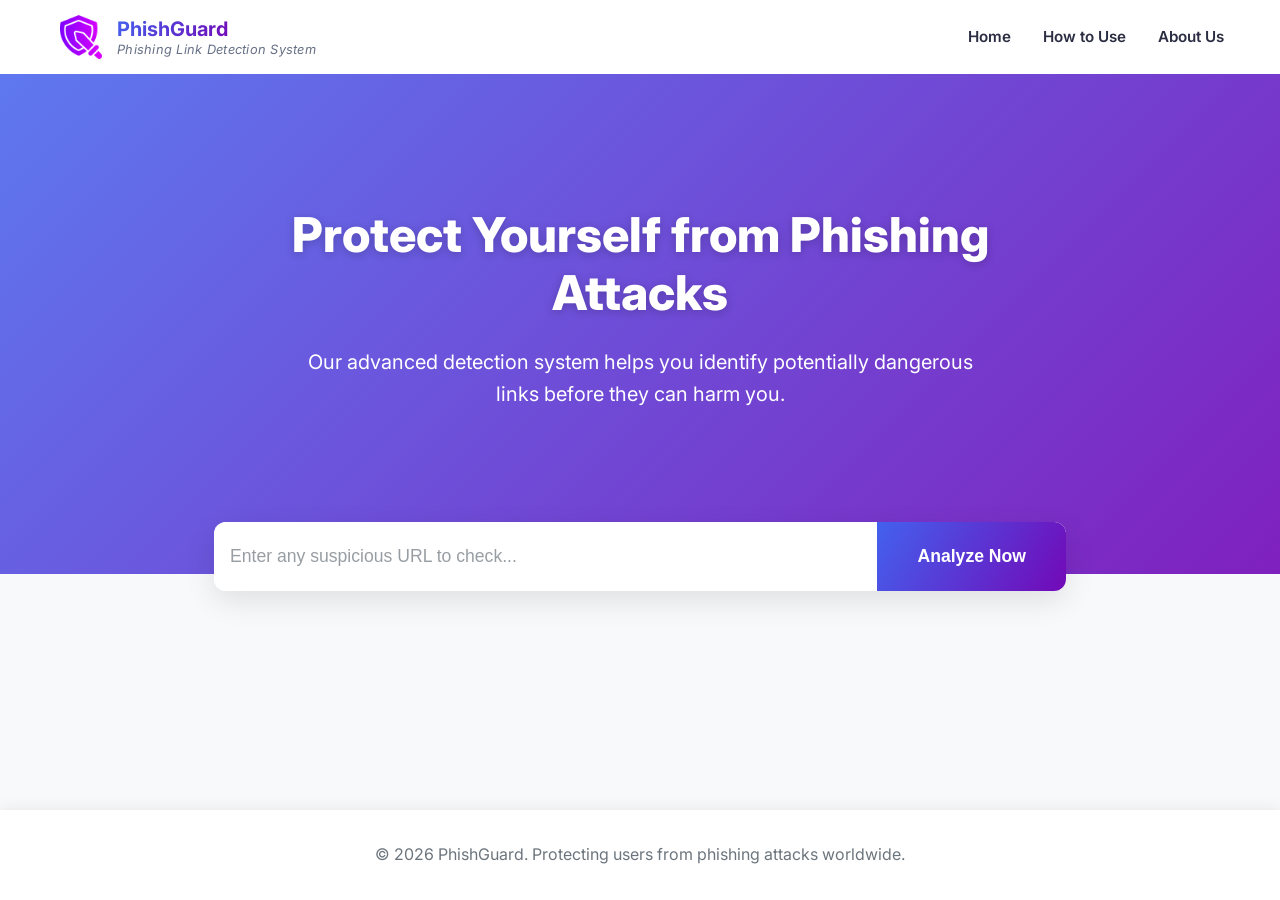
<file: index.html>
<!DOCTYPE html>
<html lang="en">
<head>
    <meta charset="UTF-8">
    <meta name="viewport" content="width=device-width, initial-scale=1.0">
    <title>Phishing Link Detector | PhishGuard</title>
    <link rel="stylesheet" href="/index.css">
    <link rel="icon" type="image/png" href="rpg-game.png">
</head>
<body>
    <header class="header">
        <a class="logo" href="/" aria-label="PhishGuard home">
            <img src="/rpg-game.png" class="logo-image" alt="PhishGuard logo">
            <span class="brand-copy">
                <span class="logo-text">PhishGuard</span>
                <span class="brand-subtitle">Phishing Link Detection System</span>
            </span>
        </a>
        <!-- Visible on desktop -->
    <nav class="site-nav desktop-nav" aria-label="Main navigation">
        <a class="nav-link" href="index.html">Home</a>
        <a class="nav-link" href="how-to-use.html">How to Use</a>
        <a class="nav-link" href="about-us.html">About Us</a>
    </nav>

<!-- Visible on mobile -->
    <nav class="mobile-nav" aria-label="Mobile navigation">
        <a class="nav-link" href="index.html">Home</a>

        <details class="mobile-menu">
            <summary aria-label="Open more pages menu">
                <span class="menu-arrow" aria-hidden="true"></span>
            </summary>
            <div class="mobile-dropdown">
                <a href="how-to-use.html">How to Use</a>
                <a href="about-us.html">About Us</a>
            </div>
        </details>
    </nav>
    </header>

    <main>
        <section class="hero">
            <div class="video-container" aria-hidden="true">
                <video class="video-background" autoplay muted loop playsinline>
                    <source src="/video.mp4" type="video/mp4">
                    Your browser does not support the video tag.
                </video>
                <div class="overlay"></div>
            </div>
            <div class="hero-content">
                <h1>Protect Yourself from Phishing Attacks</h1>
                <p>Our advanced detection system helps you identify potentially dangerous links before they can harm you.</p>
            </div>
        </section>

        <section class="input-container" aria-label="Check a suspicious link">
            <div class="input-group">
                
                <input type="url" id="urlInput" placeholder="Enter any suspicious URL to check..." required>
                <img src="/cross.png" class="input-icon" alt="" aria-hidden="true">
                <button id="analyzeBtn" type="button">Analyze Now</button>
            </div>
            <div id="result" class="result hidden" aria-live="polite"></div>
            <div id="loader" class="loader hidden" role="status" aria-label="Analyzing link"></div>
        </section>
    </main>




    
    <footer>
        <p>© <span id="currentYear"></span> PhishGuard. Protecting users from phishing attacks worldwide.</p>
    </footer>
    <script src="/index.js"></script>
</body>
</html>
</file>
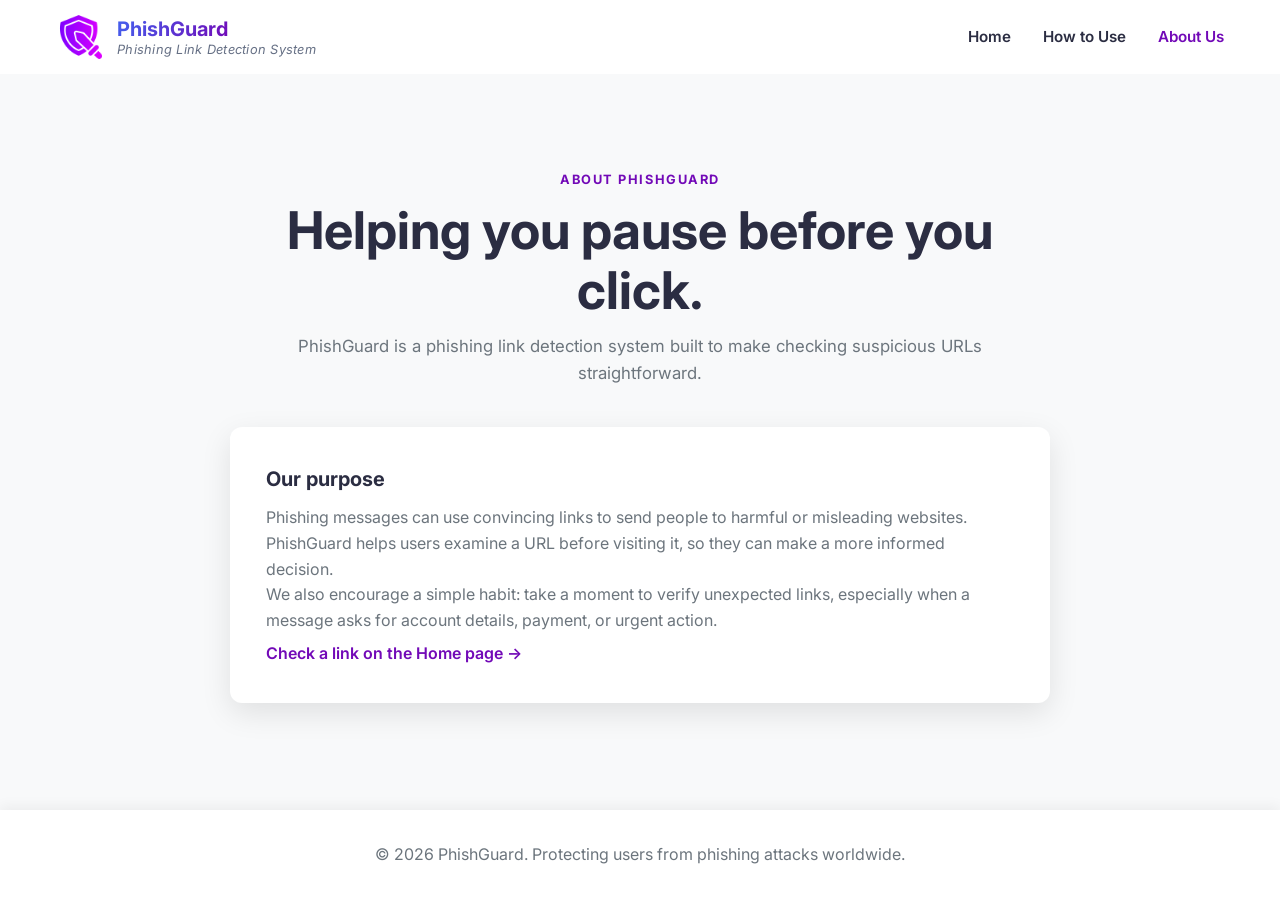
<file: about-us.html>
<!DOCTYPE html>
<html lang="en">
<head>
    <meta charset="UTF-8">
    <meta name="viewport" content="width=device-width, initial-scale=1.0">
    <title>About Us | PhishGuard</title>
    <link rel="stylesheet" href="/index.css">
</head>
<body>
    <header class="header">
        <a class="logo" href="/" aria-label="PhishGuard home">
            <img src="/rpg-game.png" class="logo-image" alt="PhishGuard logo">
            <span class="brand-copy">
                <span class="logo-text">PhishGuard</span>
                <span class="brand-subtitle">Phishing Link Detection System</span>
            </span>
        </a>
        <nav class="site-nav" aria-label="Main navigation">
            <a class="nav-link" href="/">Home</a>
            <a class="nav-link" href="/how-to-use.html">How to Use</a>
            <a class="nav-link active" href="/about-us.html" aria-current="page">About Us</a>
        </nav>
    </header>

    <main class="content-page about-page">
        <section class="page-heading">
            <p class="eyebrow">About PhishGuard</p>
            <h1>Helping you pause before you click.</h1>
            <p>PhishGuard is a phishing link detection system built to make checking suspicious URLs straightforward.</p>
        </section>

        <section class="about-card">
            <h2>Our purpose</h2>
            <p>Phishing messages can use convincing links to send people to harmful or misleading websites. PhishGuard helps users examine a URL before visiting it, so they can make a more informed decision.</p>
            <p>We also encourage a simple habit: take a moment to verify unexpected links, especially when a message asks for account details, payment, or urgent action.</p>
            <a href="/" class="page-action">Check a link on the Home page →</a>
        </section>
    </main>

    <footer>
        <p>© <span id="currentYear">2026</span> PhishGuard. Protecting users from phishing attacks worldwide.</p>
    </footer>
</body>
</html>
</file>
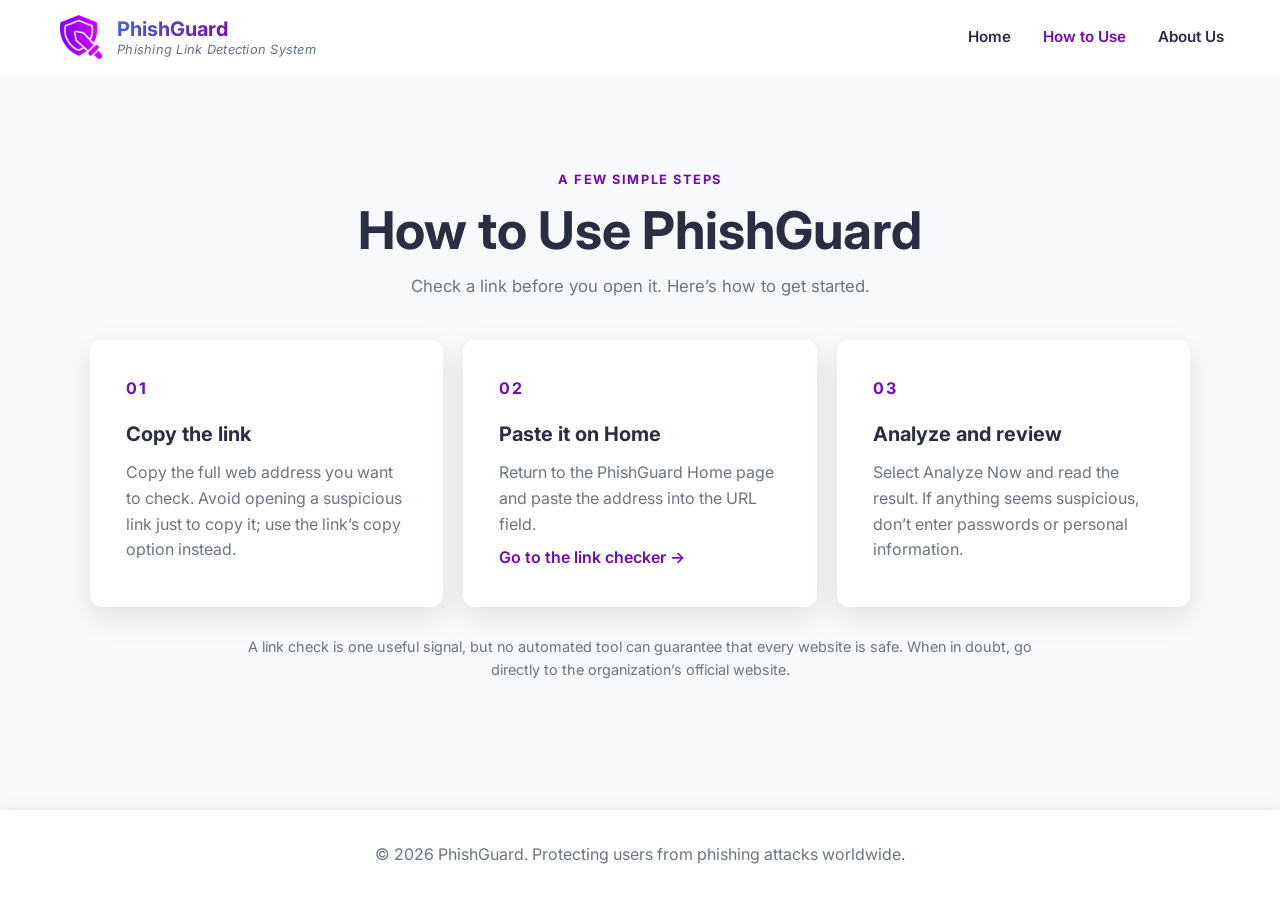
<file: how-to-use.html>
<!DOCTYPE html>
<html lang="en">
<head>
    <meta charset="UTF-8">
    <meta name="viewport" content="width=device-width, initial-scale=1.0">
    <title>How to Use | PhishGuard</title>
    <link rel="stylesheet" href="/index.css">
</head>
<body>
    <header class="header">
        <a class="logo" href="/" aria-label="PhishGuard home">
            <img src="/rpg-game.png" class="logo-image" alt="PhishGuard logo">
            <span class="brand-copy">
                <span class="logo-text">PhishGuard</span>
                <span class="brand-subtitle">Phishing Link Detection System</span>
            </span>
        </a>
        <nav class="site-nav" aria-label="Main navigation">
            <a class="nav-link" href="/">Home</a>
            <a class="nav-link active" href="/how-to-use.html" aria-current="page">How to Use</a>
            <a class="nav-link" href="/about-us.html">About Us</a>
        </nav>
    </header>

    <main class="content-page">
        <section class="page-heading">
            <p class="eyebrow">A few simple steps</p>
            <h1>How to Use PhishGuard</h1>
            <p>Check a link before you open it. Here’s how to get started.</p>
        </section>

        <section class="steps" aria-label="Steps to check a link">
            <article class="step-card">
                <span class="step-number">01</span>
                <h2>Copy the link</h2>
                <p>Copy the full web address you want to check. Avoid opening a suspicious link just to copy it; use the link’s copy option instead.</p>
            </article>
            <article class="step-card">
                <span class="step-number">02</span>
                <h2>Paste it on Home</h2>
                <p>Return to the PhishGuard Home page and paste the address into the URL field.</p>
                <a href="/" class="page-action">Go to the link checker →</a>
            </article>
            <article class="step-card">
                <span class="step-number">03</span>
                <h2>Analyze and review</h2>
                <p>Select Analyze Now and read the result. If anything seems suspicious, don’t enter passwords or personal information.</p>
            </article>
        </section>

        <p class="page-note">A link check is one useful signal, but no automated tool can guarantee that every website is safe. When in doubt, go directly to the organization’s official website.</p>
    </main>

    <footer>
        <p>© <span id="currentYear">2026</span> PhishGuard. Protecting users from phishing attacks worldwide.</p>
    </footer>
</body>
</html>
</file>
<file: index.css>
/* Global Reset & Fonts */
@import url('https://fonts.googleapis.com/css2?family=Inter:wght@300;400;500;600;700&display=swap');

:root {
    --primary-color: #4361ee;
    --primary-dark: #3a56d4;
    --secondary-color: #ff6b6b;
    --accent-color: #7209b7;
    --text-color: #2b2d42;
    --text-light: #6c757d;
    --bg-color: #f8f9fa;
    --bg-dark: #e9ecef;
    --success-color: #52b788;
    --warning-color: #ffb703;
    --danger-color: #e63946;
    --border-radius: 12px;
    --box-shadow: 0 10px 30px rgba(0, 0, 0, 0.1);
    --gradient: linear-gradient(120deg, var(--primary-color), var(--accent-color));
}

* {
    margin: 0;
    padding: 0;
    box-sizing: border-box;
}

body {
    font-family: 'Inter', sans-serif;
    background-color: var(--bg-color);
    color: var(--text-color);
    line-height: 1.6;
    overflow-x: hidden;
}

/* Header Styles */
.header {
    padding: 0.75rem 2rem;
    display: flex;
    justify-content: center;
}

.logo {
    display: flex;
    flex-direction: column;
    align-items: center;
    gap: 0.25rem;
    text-align: center;
}

.logo-image {
    width: 50px;
    height: 50px;
    object-fit: contain;
    display: block;
}

.logo-text {
    font-weight: 700;
    font-size: 1.25rem;
    background: var(--gradient);
    -webkit-background-clip: text;
    background-clip: text;
    color: transparent;
}

.brand-subtitle {
    color: #667085;
    font-size: 0.8rem;
}

.logo-text {
    font-weight: 700;
    font-size: 1.25rem;
    background: var(--gradient);
    -webkit-background-clip: text;
    background-clip: text;
    color: transparent;
}

.support-btn {
    background-color: var(--primary-color);
    color: white;
    border: none;
    padding: 0.75rem 1.5rem;
    border-radius: 50px;
    font-weight: 600;
    cursor: pointer;
    transition: all 0.3s ease;
    box-shadow: 0 4px 10px rgba(67, 97, 238, 0.3);
}

.support-btn:hover {
    background-color: var(--primary-dark);
    transform: translateY(-2px);
    box-shadow: 0 6px 15px rgba(67, 97, 238, 0.4);
}

/* Hero Section */
.hero {
    position: relative;
    height: 500px;
    width: 100%;
    overflow: hidden;
    margin-bottom: 3rem;
}

.video-container {
    position: absolute;
    width: 100%;
    height: 100%;
    overflow: hidden;
}

.video-background {
    position: absolute;
    top: 50%;
    left: 50%;
    min-width: 100%;
    min-height: 100%;
    width: auto;
    height: auto;
    transform: translateX(-50%) translateY(-50%);
    z-index: -2;
    object-fit: cover;
}

.overlay {
    position: absolute;
    top: 0;
    left: 0;
    width: 100%;
    height: 100%;
    background: linear-gradient(135deg, rgba(67, 97, 238, 0.85), rgba(114, 9, 183, 0.9));
    z-index: -1;
}

.hero-content {
    position: relative;
    display: flex;
    flex-direction: column;
    justify-content: center;
    align-items: center;
    height: 100%;
    color: white;
    text-align: center;
    padding: 0 1rem;
    z-index: 1;
}

.hero-content h1 {
    font-size: 3rem;
    font-weight: 800;
    margin-bottom: 1.5rem;
    line-height: 1.2;
    max-width: 800px;
    text-shadow: 0 2px 10px rgba(0, 0, 0, 0.2);
}

.hero-content p {
    font-size: 1.25rem;
    max-width: 700px;
    margin-bottom: 2rem;
    font-weight: 400;
}

/* Input Container */
.input-container {
    max-width: 900px;
    margin: -100px auto 3rem;
    padding: 0 1.5rem;
    position: relative;
    z-index: 10;
}

.input-group {
    display: flex;
    position: relative;
    background-color: white;
    border-radius: var(--border-radius);
    box-shadow: var(--box-shadow);
    overflow: hidden;
}

#urlInput {
    flex: 1;
    padding: 1.5rem 4rem 1.5rem 1rem; /* Modified padding to match icon positioning */
    border: none;
    font-size: 1.1rem;
    color: var(--text-color);
    outline: none;
}

#urlInput::placeholder {
    color: var(--text-light);
    opacity: 0.7;
}

.input-icon {
    position: absolute;
    right: 12.5rem; /* Changed from left to right */
    top: 50%;
    transform: translateY(-50%);
    width: 20px;
    height: 20px;
    opacity: 0.5;
    display: none;
}

#analyzeBtn {
    background: var(--gradient);
    color: white;
    border: none;
    padding: 0 2.5rem;
    font-weight: 600;
    font-size: 1.1rem;
    cursor: pointer;
    transition: all 0.3s ease;
    margin-left: auto; /* Push button to the end */
}

#analyzeBtn:hover {
    opacity: 0.95;
    transform: translateX(2px);
}

.result {
    margin-top: 1.5rem;
    padding: 1.5rem;
    border-radius: var(--border-radius);
    background-color: white;
    box-shadow: var(--box-shadow);
    transition: all 0.3s ease;
}

.result.safe {
    border-left: 5px solid var(--success-color);
}

.result.warning {
    border-left: 5px solid var(--warning-color);
}

.result.danger {
    border-left: 5px solid var(--danger-color);
}

.result h3 {
    margin-bottom: 0.75rem;
    display: flex;
    align-items: center;
    gap: 0.5rem;
}

.result p {
    color: var(--text-light);
}

.hidden {
    display: none;
}

.loader {
    margin: 2rem auto;
    width: 50px;
    height: 50px;
    border: 5px solid var(--bg-dark);
    border-top: 5px solid var(--primary-color);
    border-radius: 50%;
    animation: spin 1s linear infinite;
}

@keyframes spin {
    0% { transform: rotate(0deg); }
    100% { transform: rotate(360deg); }
}

/* Features Section */
.features {
    display: grid;
    grid-template-columns: repeat(auto-fit, minmax(300px, 1fr));
    gap: 2rem;
    max-width: 1200px;
    margin: 0 auto 5rem;
    padding: 0 1.5rem;
}

.feature-card {
    background-color: white;
    border-radius: var(--border-radius);
    padding: 2.5rem 2rem;
    box-shadow: var(--box-shadow);
    transition: all 0.3s ease;
}

.feature-card:hover {
    transform: translateY(-10px);
    box-shadow: 0 15px 35px rgba(0, 0, 0, 0.1);
}

.feature-icon {
    font-size: 2.5rem;
    margin-bottom: 1.5rem;
}

.feature-card h3 {
    font-size: 1.25rem;
    margin-bottom: 1rem;
    font-weight: 600;
}

.feature-card p {
    color: var(--text-light);
}

/* Support Modal */
.support-modal {
    display: none;
    position: fixed;
    top: 0;
    left: 0;
    width: 100%;
    height: 100%;
    background-color: rgba(0, 0, 0, 0.6);
    z-index: 1000;
    justify-content: center;
    align-items: center;
    animation: fadeIn 0.3s ease-out;
}

.support-modal.active {
    display: flex;
}

@keyframes fadeIn {
    from { opacity: 0; }
    to { opacity: 1; }
}

.modal-content {
    background-color: white;
    border-radius: var(--border-radius);
    width: 90%;
    max-width: 600px;
    max-height: 90vh;
    overflow-y: auto;
    position: relative;
    animation: slideUp 0.4s ease-out;
}

@keyframes slideUp {
    from { transform: translateY(50px); opacity: 0; }
    to { transform: translateY(0); opacity: 1; }
}

.close-modal {
    position: absolute;
    right: 1.5rem;
    top: 1.5rem;
    font-size: 1.75rem;
    color: var(--text-light);
    cursor: pointer;
    transition: all 0.2s ease;
}

.close-modal:hover {
    color: var(--danger-color);
}

.support-header {
    text-align: center;
    padding: 2.5rem 2rem 1.5rem;
    border-bottom: 1px solid var(--bg-dark);
}

.support-icon {
    font-size: 3rem;
    margin-bottom: 1rem;
}

.support-header h2 {
    font-size: 1.75rem;
    margin-bottom: 0.5rem;
}

.support-header p {
    color: var(--text-light);
}

.support-form {
    padding: 2rem;
}

.form-group {
    margin-bottom: 1.5rem;
}

.form-group label {
    display: block;
    margin-bottom: 0.5rem;
    font-weight: 500;
}

.form-group input,
.form-group select,
.form-group textarea {
    width: 100%;
    padding: 0.75rem 1rem;
    border: 1px solid var(--bg-dark);
    border-radius: 8px;
    font-family: inherit;
    font-size: 1rem;
    color: var(--text-color);
    transition: all 0.2s ease;
}

.form-group input:focus,
.form-group select:focus,
.form-group textarea:focus {
    border-color: var(--primary-color);
    box-shadow: 0 0 0 3px rgba(67, 97, 238, 0.15);
    outline: none;
}

.form-group textarea {
    min-height: 120px;
    resize: vertical;
}

.error-message {
    color: var(--danger-color);
    font-size: 0.875rem;
    margin-top: 0.5rem;
    display: none;
}

.form-footer {
    display: flex;
    justify-content: space-between;
    align-items: center;
    flex-wrap: wrap;
    gap: 1rem;
}

.support-info {
    display: flex;
    align-items: center;
    gap: 0.5rem;
    color: var(--text-light);
    font-size: 0.875rem;
}

.submit-btn {
    background: var(--gradient);
    color: white;
    border: none;
    padding: 0.75rem 1.5rem;
    border-radius: 50px;
    font-weight: 600;
    cursor: pointer;
    transition: all 0.3s ease;
    display: flex;
    align-items: center;
    gap: 0.5rem;
}

.submit-btn:hover {
    transform: translateX(2px);
    box-shadow: 0 4px 12px rgba(67, 97, 238, 0.3);
}

.btn-icon {
    transition: transform 0.2s ease;
}

.submit-btn:hover .btn-icon {
    transform: translateX(3px);
}

/* Footer */
footer {
    position: fixed;
    bottom: 0;
    width: 100%;
    background-color: white;
    padding: 2rem 0;
    text-align: center;
    box-shadow: 0 -4px 12px rgba(0, 0, 0, 0.05);
}

footer p {
    color: var(--text-light);
}

/* Responsive Design */
@media (max-width: 768px) {
    .hero-content h1 {
        font-size: 2.25rem;
    }

    .hero-content p {
        font-size: 1rem;
    }

    .input-group {
        flex-direction: column;
    }

    #analyzeBtn {
        padding: 1rem;
    }

    .form-footer {
        flex-direction: column;
        align-items: flex-start;
    }

    .submit-btn {
        width: 100%;
        justify-content: center;
    }
}

/* Animation for Feature Cards */
[data-aos] {
    opacity: 0;
    transition: opacity 0.8s, transform 0.8s;
}

[data-aos="fade-up"] {
    transform: translateY(50px);
}

[data-aos].aos-animate {
    opacity: 1;
    transform: translateY(0);
}

/* Mobile-specific styles */
@media screen and (max-width: 768px) {
    .input-container {
        width: 90%;
        margin: 0 auto;
    }

    .input-group {
        display: flex;
        flex-direction: column;
        align-items: center;
        width: 100%;
        gap: 10px;
    }

    #urlInput {
        width: 100%;
        padding: 12px;
        font-size: 16px;
    }

    .input-icon {
        position: absolute;
        right: 10px;
        top: 20%;
        transform: translateY(-50%);
        width: 20px;
        height: 20px;
    }

    #analyzeBtn {
        width: 100%;
        padding: 14px;
        font-size: 18px;
    }

    footer {
        text-align: center;
        font-size: 12px;
        padding: 15px 10px;
    }

    .hero {
        height: 300px;
        margin-bottom: 1.5rem;
    }

    .header {
        padding: unset;
    }
}

/* PhishGuard navigation and standalone information pages */
.header {
    justify-content: space-between;
    gap: 1.5rem;
    padding: 0.75rem clamp(1rem, 5vw, 3.5rem);
    background: #fff;
}

.header .logo {
    flex-direction: row;
    align-items: center;
    gap: 0.7rem;
    text-align: left;
    text-decoration: none;
}

.brand-copy {
    display: flex;
    flex-direction: column;
    align-items: flex-start;
    line-height: 1.25;
}

.brand-subtitle {
    font-style: italic;
    letter-spacing: 0.02em;
}

.site-nav {
    display: flex;
    align-items: center;
    gap: clamp(0.75rem, 2.5vw, 2rem);
}

.nav-link {
    color: var(--text-color);
    font-size: 0.95rem;
    font-weight: 600;
    text-decoration: none;
    transition: color 0.2s ease;
}

.nav-link:hover,
.nav-link:focus-visible,
.nav-link.active {
    color: var(--accent-color);
}

.nav-link:focus-visible,
.page-action:focus-visible {
    outline: 3px solid var(--primary-color);
    outline-offset: 4px;
    border-radius: 3px;
}

.content-page {
    min-height: calc(100vh - 170px);
    padding: clamp(3rem, 8vw, 6rem) clamp(1.25rem, 7vw, 6rem);
    background: var(--bg-color);
}

.page-heading {
    max-width: 760px;
    margin: 0 auto 2.5rem;
    text-align: center;
}

.eyebrow {
    margin-bottom: 0.65rem;
    color: var(--accent-color);
    font-size: 0.8rem;
    font-weight: 700;
    letter-spacing: 0.12em;
    text-transform: uppercase;
}

.page-heading h1 {
    margin-bottom: 0.8rem;
    color: var(--text-color);
    font-size: clamp(2rem, 5vw, 3.25rem);
    line-height: 1.15;
}

.page-heading > p:last-child {
    color: var(--text-light);
    font-size: 1.05rem;
}

.steps {
    display: grid;
    grid-template-columns: repeat(3, minmax(0, 1fr));
    gap: 1.25rem;
    max-width: 1100px;
    margin: 0 auto;
}

.step-card,
.about-card {
    padding: clamp(1.5rem, 3vw, 2.25rem);
    border-radius: var(--border-radius);
    background: #fff;
    box-shadow: var(--box-shadow);
}

.step-number {
    display: inline-block;
    margin-bottom: 1rem;
    color: var(--accent-color);
    font-weight: 700;
    letter-spacing: 0.12em;
}

.step-card h2,
.about-card h2 {
    margin-bottom: 0.65rem;
    font-size: 1.25rem;
}

.step-card p,
.about-card p {
    color: var(--text-light);
}

.page-action {
    display: inline-block;
    margin-top: 0.5rem;
    color: var(--accent-color);
    font-weight: 600;
    text-decoration: none;
}

.page-action:hover {
    text-decoration: underline;
}

.page-note {
    max-width: 820px;
    margin: 1.75rem auto 0;
    color: var(--text-light);
    font-size: 0.9rem;
    text-align: center;
}

.about-card {
    max-width: 820px;
    margin: 0 auto;
}

/* Let page content scroll without a fixed footer covering it. */
footer {
    position: relative;
    bottom: auto;
}

@media (max-width: 768px) {
    .header {
        flex-direction: column;
        padding: 0.75rem 1rem;
    }

    .header .logo {
        align-self: flex-start;
    }

    .site-nav {
        width: 100%;
        justify-content: space-around;
        gap: 0.5rem;
        padding: 0.35rem 0 0.5rem;
    }

    .nav-link {
        font-size: 0.88rem;
    }

    .steps {
        grid-template-columns: 1fr;
    }
}
html,
body {
    min-height: 100%;
}

body {
    min-height: 100vh;
    display: flex;
    flex-direction: column;
}

main {
    flex: 1;
}

footer {
    position: relative;
    bottom: auto;
    width: 100%;
    margin-top: auto;
}

/* Mobile dropdown navigation */
.mobile-nav {
    display: none;
}

@media (max-width: 768px) {
    .header {
        flex-direction: row;
        align-items: center;
        justify-content: space-between;
        gap: 0.75rem;
        padding: 0.6rem 1rem;
    }

    .header .logo {
        min-width: 0;
        gap: 0.55rem;
    }

    .header .logo-image {
        width: 42px;
        height: 42px;
    }

    .brand-copy {
        min-width: 0;
    }

    .header .logo-text {
        font-size: 1.08rem;
    }

    .header .brand-subtitle {
        font-size: 0.65rem;
    }

    .desktop-nav {
        display: none;
    }

    .mobile-nav {
        display: flex;
        flex: 0 0 auto;
        align-items: center;
        gap: 0.45rem;
    }

    .mobile-nav > .nav-link {
        font-size: 0.9rem;
    }

    .mobile-menu {
        position: relative;
    }

    .mobile-menu summary {
        display: grid;
        width: 38px;
        height: 38px;
        place-items: center;
        border: 1px solid rgba(114, 9, 183, 0.18);
        border-radius: 10px;
        background: #f5f1ff;
        color: var(--accent-color);
        cursor: pointer;
        list-style: none;
    }

    .mobile-menu summary::-webkit-details-marker {
        display: none;
    }

    .menu-arrow {
        width: 9px;
        height: 9px;
        margin-top: -4px;
        border-right: 2px solid currentColor;
        border-bottom: 2px solid currentColor;
        transform: rotate(45deg);
        transition: transform 0.2s ease;
    }

    .mobile-menu[open] .menu-arrow {
        margin-top: 4px;
        transform: rotate(225deg);
    }

    .mobile-dropdown {
        position: absolute;
        top: calc(100% + 10px);
        right: 0;
        z-index: 30;
        display: grid;
        min-width: 175px;
        padding: 0.4rem;
        border: 1px solid var(--bg-dark);
        border-radius: 12px;
        background: #fff;
        box-shadow: var(--box-shadow);
    }

    .mobile-dropdown a {
        padding: 0.7rem 0.8rem;
        border-radius: 8px;
        color: var(--text-color);
        font-size: 0.92rem;
        text-decoration: none;
    }

    .mobile-dropdown a:hover,
    .mobile-dropdown a:focus-visible {
        background: #f5f1ff;
        color: var(--accent-color);
    }

    .hero {
        height: 360px;
    }

    .hero-content {
        padding: 0 1.25rem;
    }

    .hero-content h1 {
        font-size: clamp(2rem, 8vw, 2.6rem);
    }

    .hero-content p {
        font-size: 1rem;
    }
}
</file>
